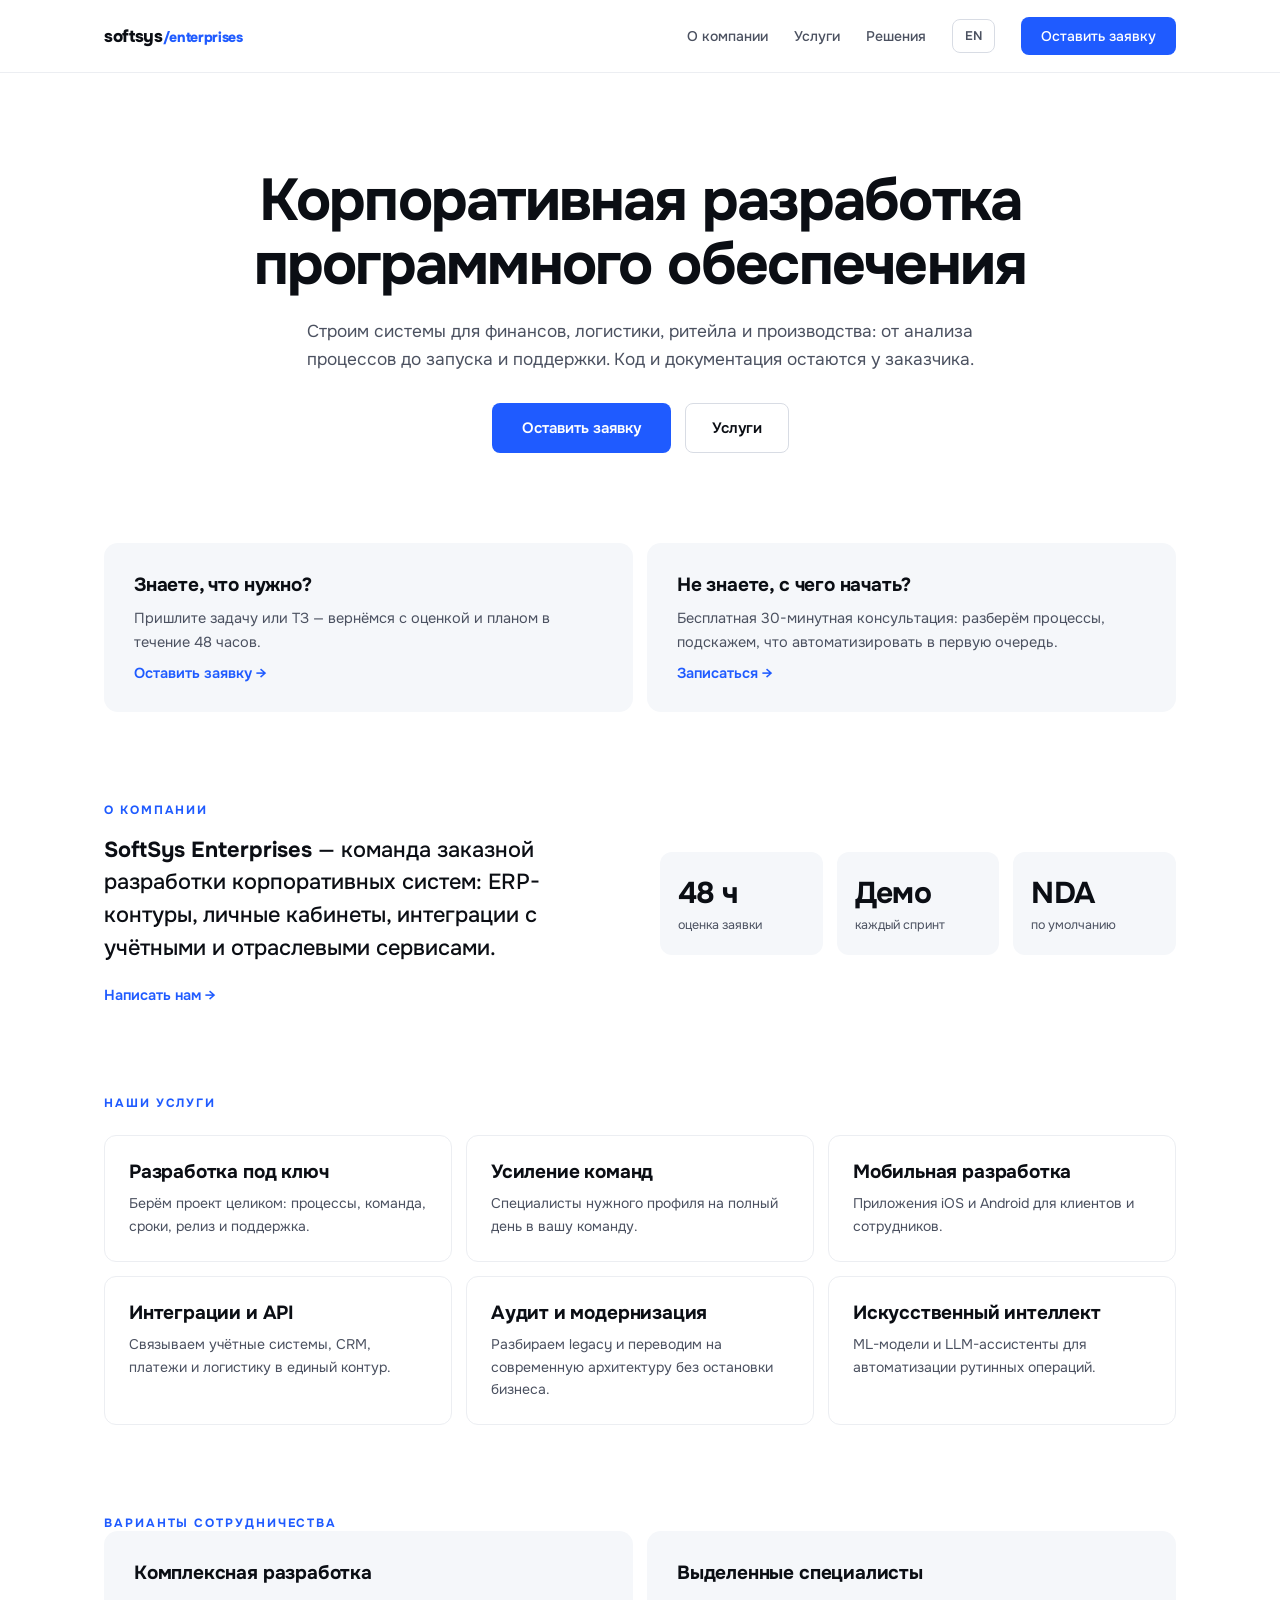
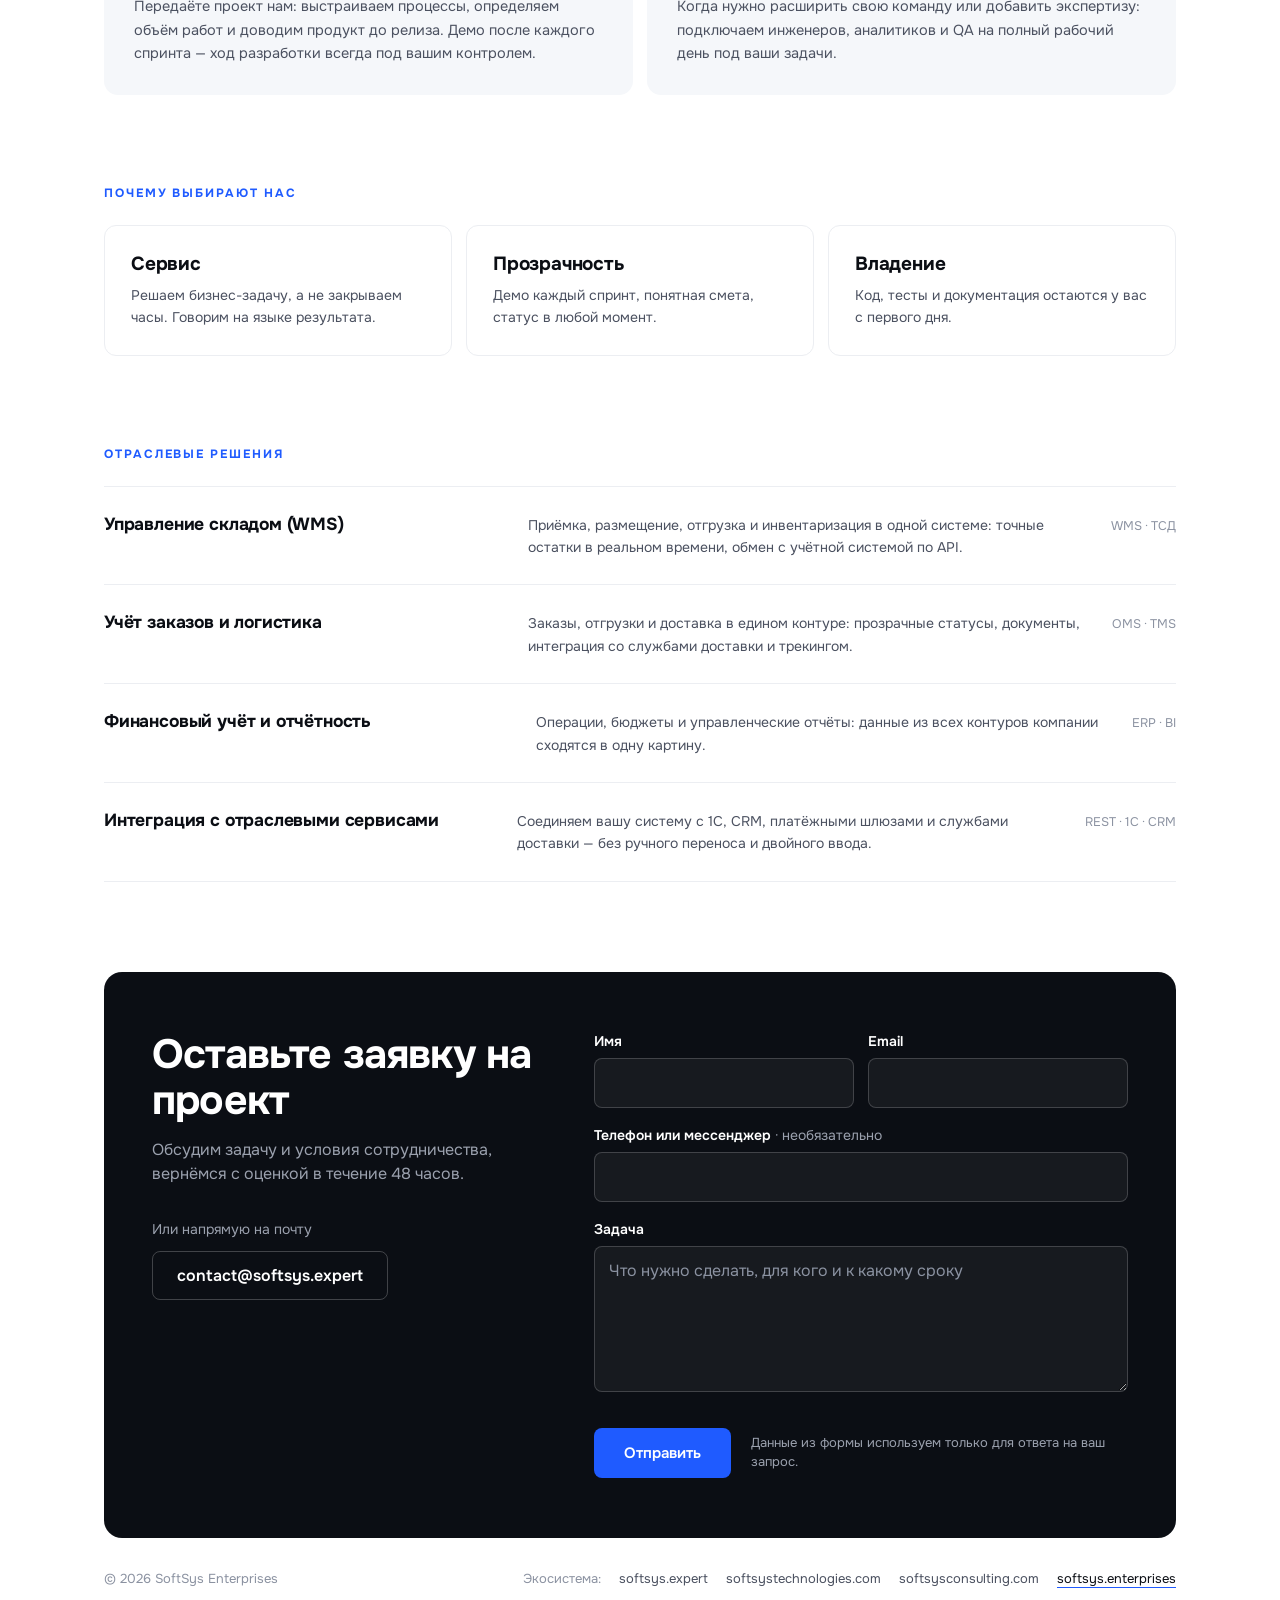
<file: index.html>
<!doctype html>
<html lang="ru">
<head>
<meta charset="UTF-8">
<meta name="viewport" content="width=device-width,initial-scale=1">
<link rel="icon" type="image/svg+xml" href="/favicon.svg">
<!--seo:start-->
<title>Корпоративная разработка ПО — SoftSys Enterprises</title>
<meta name="description" content="Разработка корпоративных систем для финансов, логистики, ритейла и промышленности. Интеграции, мобильные приложения, аудит и модернизация ПО.">
<meta name="robots" content="index,follow,max-image-preview:large">
<link rel="canonical" href="https://softsys.enterprises/">
<link rel="alternate" hreflang="ru" href="https://softsys.enterprises/">
<link rel="alternate" hreflang="en" href="https://softsys.enterprises/en/">
<link rel="alternate" hreflang="x-default" href="https://softsys.enterprises/">
<meta name="theme-color" content="#FFFFFF">
<meta property="og:type" content="website">
<meta property="og:site_name" content="SoftSys Enterprises">
<meta property="og:title" content="Корпоративная разработка ПО — SoftSys Enterprises">
<meta property="og:description" content="Разработка корпоративных систем для финансов, логистики, ритейла и промышленности. Интеграции, мобильные приложения, аудит и модернизация ПО.">
<meta property="og:url" content="https://softsys.enterprises/">
<meta property="og:locale" content="ru_RU">
<meta property="og:image" content="https://softsys.enterprises/og-image.png">
<meta property="og:image:width" content="1200">
<meta property="og:image:height" content="630">
<meta property="og:image:alt" content="SoftSys Enterprises">
<meta name="twitter:card" content="summary_large_image">
<meta name="twitter:title" content="Корпоративная разработка ПО — SoftSys Enterprises">
<meta name="twitter:description" content="Разработка корпоративных систем для финансов, логистики, ритейла и промышленности. Интеграции, мобильные приложения, аудит и модернизация ПО.">
<meta name="twitter:image" content="https://softsys.enterprises/og-image.png">
<script type="application/ld+json">{"@context":"https://schema.org","@graph":[{"@type":"Organization","@id":"https://softsys.enterprises/#organization","name":"SoftSys Enterprises","url":"https://softsys.enterprises/","email":"contact@softsys.expert"},{"@type":"WebSite","@id":"https://softsys.enterprises/#website","name":"SoftSys Enterprises","url":"https://softsys.enterprises/","inLanguage":["ru","en"],"publisher":{"@id":"https://softsys.enterprises/#organization"}},{"@type":"WebPage","@id":"https://softsys.enterprises/","url":"https://softsys.enterprises/","name":"Корпоративная разработка ПО — SoftSys Enterprises","description":"Разработка корпоративных систем для финансов, логистики, ритейла и промышленности. Интеграции, мобильные приложения, аудит и модернизация ПО.","inLanguage":"ru","isPartOf":{"@id":"https://softsys.enterprises/#website"},"about":{"@id":"https://softsys.enterprises/#organization"}}]}</script><!--seo:end-->
  <script type="module" crossorigin src="/assets/index-BIcNaYL5.js"></script>
  <link rel="stylesheet" crossorigin href="/assets/index-CkCA2ZsD.css">
</head>
<body>
<div id="app"><!--[--><header class="site-header"><nav class="nav shell" aria-label="Основная навигация"><a class="brand" href="#top">softsys<span>/enterprises</span></a><button class="menu" type="button" aria-expanded="false" aria-controls="nav-links"><span class="sr-only">Меню</span><i></i><i></i></button><div id="nav-links" class="nav-links"><a href="#about">О компании</a><a href="#services">Услуги</a><a href="#work">Решения</a><a class="language" href="en/" hreflang="en">EN</a><a class="nav-cta" href="#contact">Оставить заявку</a></div></nav></header><main id="top"><section class="hero shell"><h1>Корпоративная разработка программного обеспечения</h1><p>Строим системы для финансов, логистики, ритейла и производства: от анализа процессов до запуска и поддержки. Код и документация остаются у заказчика.</p><div class="actions"><a class="button primary" href="#contact">Оставить заявку</a><a class="button secondary" href="#services">Услуги</a></div></section><section id="start" class="shell section"><div class="start-grid"><article><h2>Знаете, что нужно?</h2><p>Пришлите задачу или ТЗ — вернёмся с оценкой и планом в течение 48 часов.</p><a href="#contact">Оставить заявку →</a></article><article><h2>Не знаете, с чего начать?</h2><p>Бесплатная 30-минутная консультация: разберём процессы, подскажем, что автоматизировать в первую очередь.</p><a href="#contact">Записаться →</a></article></div></section><section id="about" class="shell section about"><div><p class="eyebrow">О КОМПАНИИ</p><p class="about-text"><b>SoftSys Enterprises</b> — команда заказной разработки корпоративных систем: ERP-контуры, личные кабинеты, интеграции с учётными и отраслевыми сервисами.</p><a href="#contact">Написать нам →</a></div><div class="stats"><article><b>48 ч</b><span>оценка заявки</span></article><article><b>Демо</b><span>каждый спринт</span></article><article><b>NDA</b><span>по умолчанию</span></article></div></section><section id="services" class="shell section"><p class="eyebrow">НАШИ УСЛУГИ</p><div class="card-grid"><!--[--><article><h2>Разработка под ключ</h2><p>Берём проект целиком: процессы, команда, сроки, релиз и поддержка.</p></article><article><h2>Усиление команд</h2><p>Специалисты нужного профиля на полный день в вашу команду.</p></article><article><h2>Мобильная разработка</h2><p>Приложения iOS и Android для клиентов и сотрудников.</p></article><article><h2>Интеграции и API</h2><p>Связываем учётные системы, CRM, платежи и логистику в единый контур.</p></article><article><h2>Аудит и модернизация</h2><p>Разбираем legacy и переводим на современную архитектуру без остановки бизнеса.</p></article><article><h2>Искусственный интеллект</h2><p>ML-модели и LLM-ассистенты для автоматизации рутинных операций.</p></article><!--]--></div></section><section class="shell section"><p class="eyebrow">ВАРИАНТЫ СОТРУДНИЧЕСТВА</p><div class="start-grid"><!--[--><article><h2>Комплексная разработка</h2><p>Передаёте проект нам: выстраиваем процессы, определяем объём работ и доводим продукт до релиза. Демо после каждого спринта — ход разработки всегда под вашим контролем.</p></article><article><h2>Выделенные специалисты</h2><p>Когда нужно расширить свою команду или добавить экспертизу: подключаем инженеров, аналитиков и QA на полный рабочий день под ваши задачи.</p></article><!--]--></div></section><section class="shell section"><p class="eyebrow">ПОЧЕМУ ВЫБИРАЮТ НАС</p><div class="value-grid"><!--[--><article><h2>Сервис</h2><p>Решаем бизнес-задачу, а не закрываем часы. Говорим на языке результата.</p></article><article><h2>Прозрачность</h2><p>Демо каждый спринт, понятная смета, статус в любой момент.</p></article><article><h2>Владение</h2><p>Код, тесты и документация остаются у вас с первого дня.</p></article><!--]--></div></section><section id="work" class="shell section"><p class="eyebrow">ОТРАСЛЕВЫЕ РЕШЕНИЯ</p><div class="work"><!--[--><article><h2>Управление складом (WMS)</h2><p>Приёмка, размещение, отгрузка и инвентаризация в одной системе: точные остатки в реальном времени, обмен с учётной системой по API.</p><small>WMS · ТСД</small></article><article><h2>Учёт заказов и логистика</h2><p>Заказы, отгрузки и доставка в едином контуре: прозрачные статусы, документы, интеграция со службами доставки и трекингом.</p><small>OMS · TMS</small></article><article><h2>Финансовый учёт и отчётность</h2><p>Операции, бюджеты и управленческие отчёты: данные из всех контуров компании сходятся в одну картину.</p><small>ERP · BI</small></article><article><h2>Интеграция с отраслевыми сервисами</h2><p>Соединяем вашу систему с 1С, CRM, платёжными шлюзами и службами доставки — без ручного переноса и двойного ввода.</p><small>REST · 1С · CRM</small></article><!--]--></div></section><section id="contact" class="shell contact"><div class="contact-box"><div class="contact-intro"><h2>Оставьте заявку на проект</h2><p>Обсудим задачу и условия сотрудничества, вернёмся с оценкой в течение 48 часов.</p><p class="contact-direct">Или напрямую на почту</p><a class="contact-mail" href="mailto:contact@softsys.expert">contact@softsys.expert</a></div><div class="contact-form-wrap" aria-live="polite"><!----><form class="contact-form" aria-label="Форма заявки" style=""><div class="field"><label for="contact-name">Имя</label><input id="contact-name" value="" name="name" type="text" autocomplete="name" maxlength="100" required></div><div class="field"><label for="contact-email">Email</label><input id="contact-email" value="" name="email" type="email" autocomplete="email" maxlength="200" required></div><div class="field wide"><label for="contact-phone">Телефон или мессенджер <span class="optional">· необязательно</span></label><input id="contact-phone" value="" name="phone" type="text" autocomplete="tel" maxlength="60"></div><div class="field wide"><label for="contact-message">Задача</label><textarea id="contact-message" name="message" rows="5" minlength="2" maxlength="5000" placeholder="Что нужно сделать, для кого и к какому сроку" required></textarea></div><div class="hp" aria-hidden="true"><label for="contact-website">Website</label><input id="contact-website" value="" name="website" type="text" tabindex="-1" autocomplete="off"></div><div class="captcha wide"></div><!----><!----><div class="form-foot wide"><button class="button primary" type="submit">Отправить</button><p class="form-consent">Данные из формы используем только для ответа на ваш запрос.</p></div></form></div></div><footer><span>© 2026 SoftSys Enterprises</span><div><span>Экосистема:</span><a href="https://softsys.expert">softsys.expert</a><a href="https://softsystechnologies.com">softsystechnologies.com</a><a href="https://softsysconsulting.com">softsysconsulting.com</a><span class="current">softsys.enterprises</span></div></footer></section></main><!--]--></div>
<!-- Cloudflare Web Analytics --><script type="module" src="https://static.cloudflareinsights.com/beacon.min.js" data-cf-beacon='{"token": "377d2fe30ece4ac5a251321e228d0066"}'></script><!-- End Cloudflare Web Analytics -->
</body>
</html>
</file>
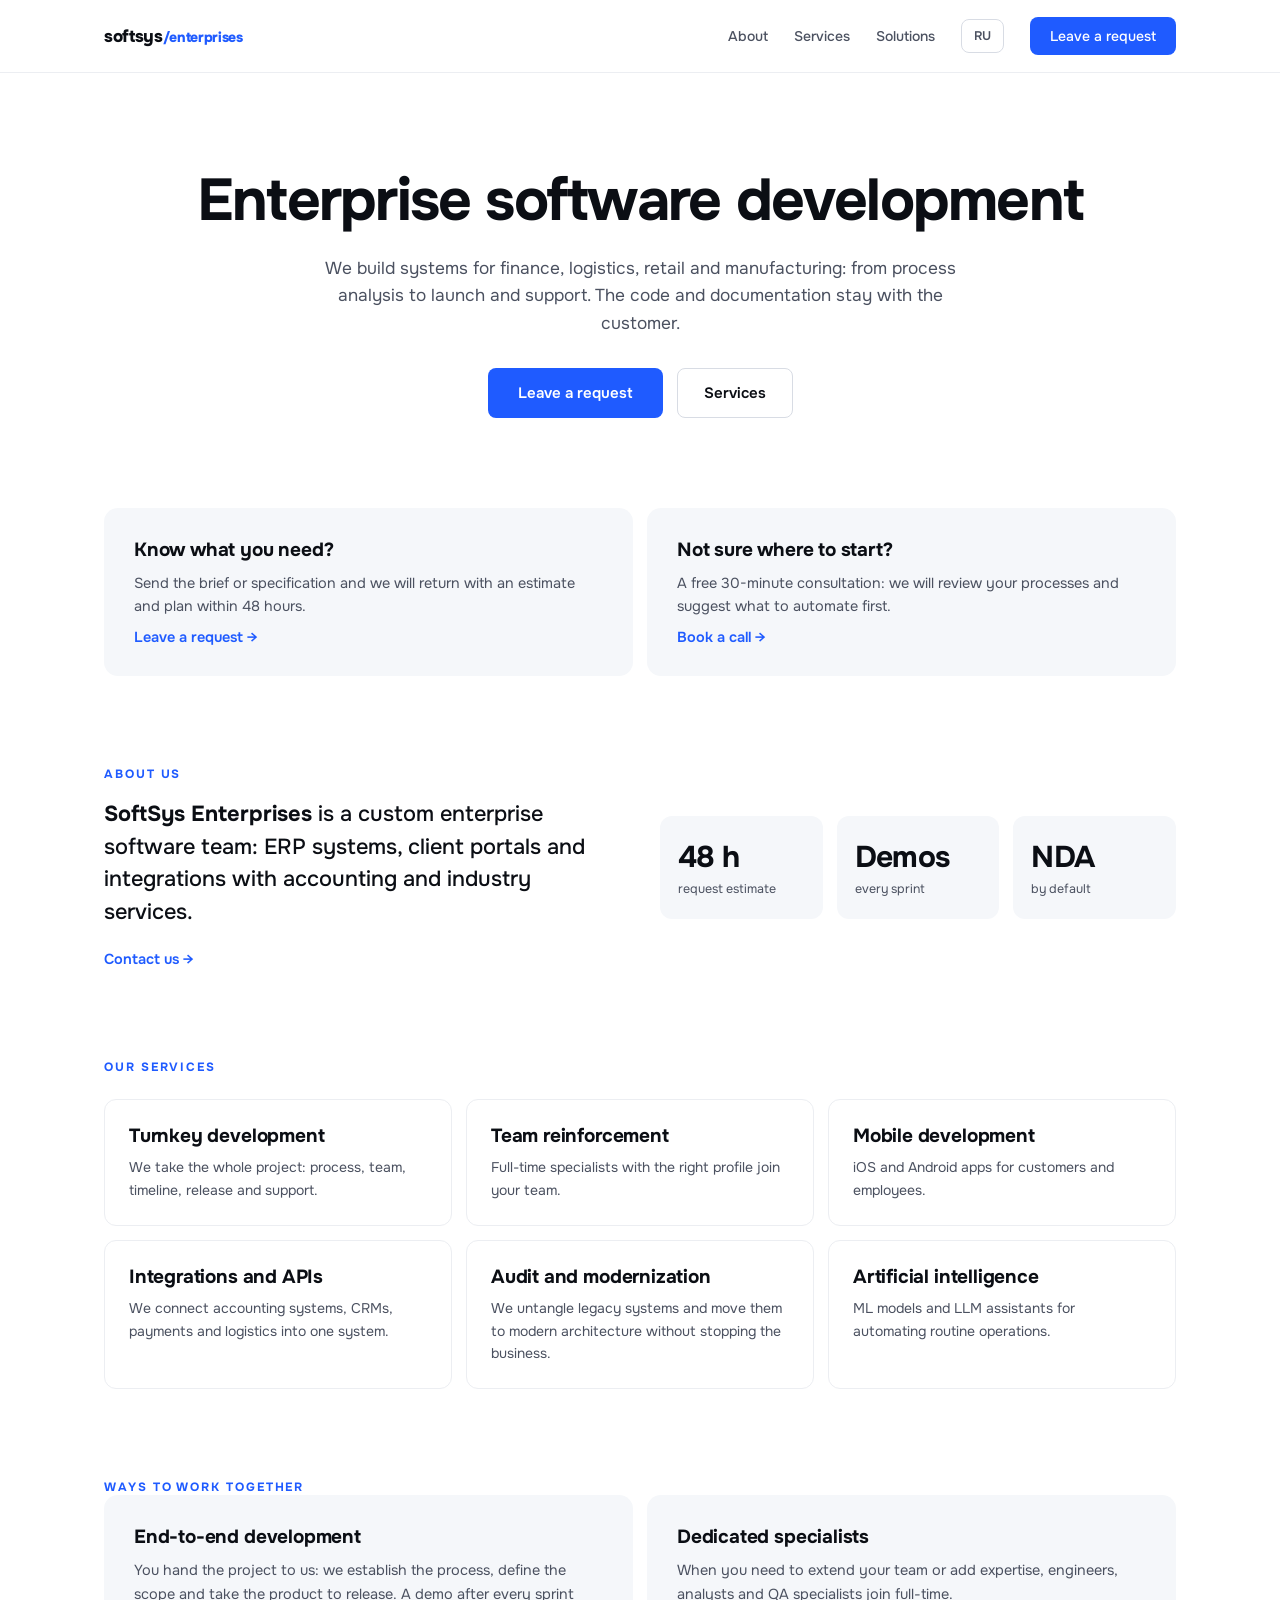
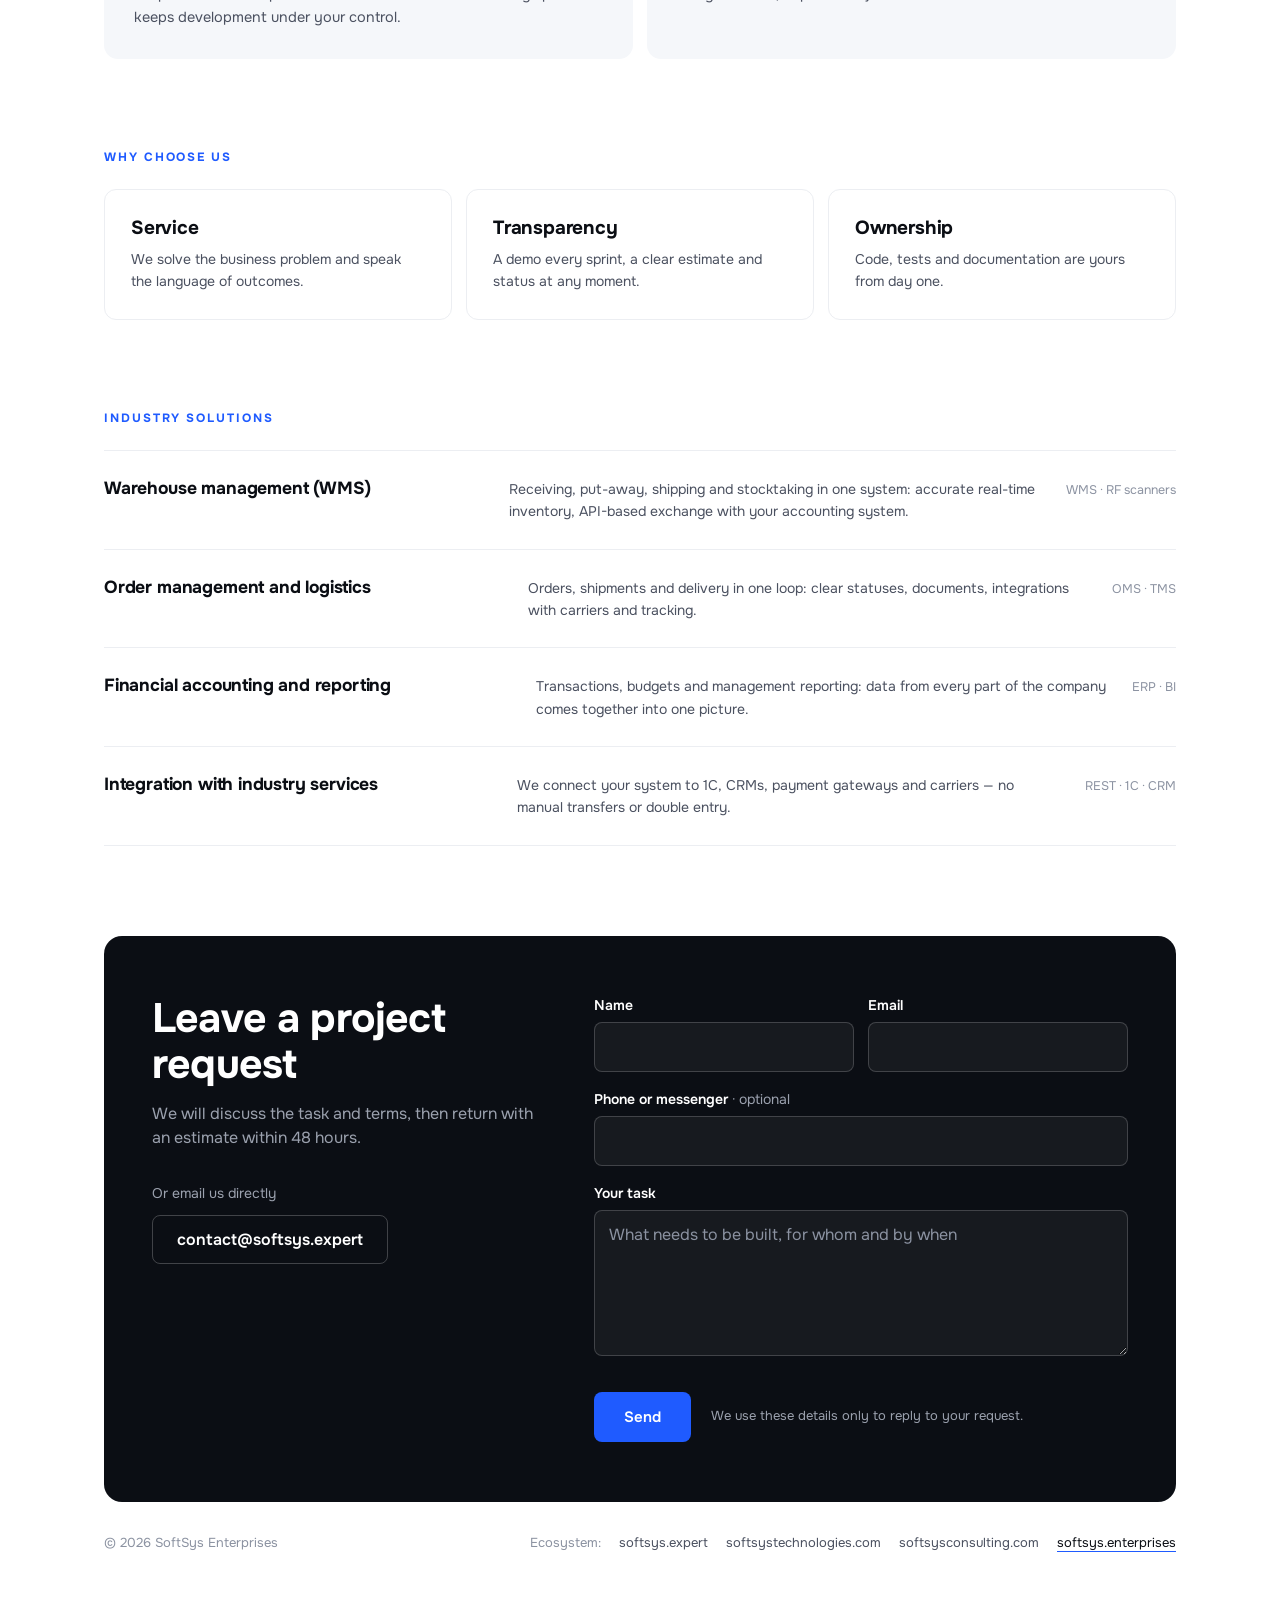
<file: en/index.html>
<!doctype html>
<html lang="en">
<head>
<meta charset="UTF-8">
<meta name="viewport" content="width=device-width,initial-scale=1">
<link rel="icon" type="image/svg+xml" href="/favicon.svg">
<!--seo:start-->
<title>Enterprise software development — SoftSys Enterprises</title>
<meta name="description" content="Enterprise systems for finance, logistics, retail and industry. Custom development, integrations, mobile applications, audits and modernization.">
<meta name="robots" content="index,follow,max-image-preview:large">
<link rel="canonical" href="https://softsys.enterprises/en/">
<link rel="alternate" hreflang="ru" href="https://softsys.enterprises/">
<link rel="alternate" hreflang="en" href="https://softsys.enterprises/en/">
<link rel="alternate" hreflang="x-default" href="https://softsys.enterprises/">
<meta name="theme-color" content="#FFFFFF">
<meta property="og:type" content="website">
<meta property="og:site_name" content="SoftSys Enterprises">
<meta property="og:title" content="Enterprise software development — SoftSys Enterprises">
<meta property="og:description" content="Enterprise systems for finance, logistics, retail and industry. Custom development, integrations, mobile applications, audits and modernization.">
<meta property="og:url" content="https://softsys.enterprises/en/">
<meta property="og:locale" content="en_US">
<meta property="og:image" content="https://softsys.enterprises/og-image.png">
<meta property="og:image:width" content="1200">
<meta property="og:image:height" content="630">
<meta property="og:image:alt" content="SoftSys Enterprises">
<meta name="twitter:card" content="summary_large_image">
<meta name="twitter:title" content="Enterprise software development — SoftSys Enterprises">
<meta name="twitter:description" content="Enterprise systems for finance, logistics, retail and industry. Custom development, integrations, mobile applications, audits and modernization.">
<meta name="twitter:image" content="https://softsys.enterprises/og-image.png">
<script type="application/ld+json">{"@context":"https://schema.org","@graph":[{"@type":"Organization","@id":"https://softsys.enterprises/#organization","name":"SoftSys Enterprises","url":"https://softsys.enterprises/","email":"contact@softsys.expert"},{"@type":"WebSite","@id":"https://softsys.enterprises/#website","name":"SoftSys Enterprises","url":"https://softsys.enterprises/","inLanguage":["ru","en"],"publisher":{"@id":"https://softsys.enterprises/#organization"}},{"@type":"WebPage","@id":"https://softsys.enterprises/en/","url":"https://softsys.enterprises/en/","name":"Enterprise software development — SoftSys Enterprises","description":"Enterprise systems for finance, logistics, retail and industry. Custom development, integrations, mobile applications, audits and modernization.","inLanguage":"en","isPartOf":{"@id":"https://softsys.enterprises/#website"},"about":{"@id":"https://softsys.enterprises/#organization"}}]}</script><!--seo:end-->
  <script type="module" crossorigin src="/assets/index-BIcNaYL5.js"></script>
  <link rel="stylesheet" crossorigin href="/assets/index-CkCA2ZsD.css">
</head>
<body>
<div id="app"><!--[--><header class="site-header"><nav class="nav shell" aria-label="Main navigation"><a class="brand" href="#top">softsys<span>/enterprises</span></a><button class="menu" type="button" aria-expanded="false" aria-controls="nav-links"><span class="sr-only">Menu</span><i></i><i></i></button><div id="nav-links" class="nav-links"><a href="#about">About</a><a href="#services">Services</a><a href="#work">Solutions</a><a class="language" href="../" hreflang="ru">RU</a><a class="nav-cta" href="#contact">Leave a request</a></div></nav></header><main id="top"><section class="hero shell"><h1>Enterprise software development</h1><p>We build systems for finance, logistics, retail and manufacturing: from process analysis to launch and support. The code and documentation stay with the customer.</p><div class="actions"><a class="button primary" href="#contact">Leave a request</a><a class="button secondary" href="#services">Services</a></div></section><section id="start" class="shell section"><div class="start-grid"><article><h2>Know what you need?</h2><p>Send the brief or specification and we will return with an estimate and plan within 48 hours.</p><a href="#contact">Leave a request →</a></article><article><h2>Not sure where to start?</h2><p>A free 30-minute consultation: we will review your processes and suggest what to automate first.</p><a href="#contact">Book a call →</a></article></div></section><section id="about" class="shell section about"><div><p class="eyebrow">ABOUT US</p><p class="about-text"><b>SoftSys Enterprises</b> is a custom enterprise software team: ERP systems, client portals and integrations with accounting and industry services.</p><a href="#contact">Contact us →</a></div><div class="stats"><article><b>48 h</b><span>request estimate</span></article><article><b>Demos</b><span>every sprint</span></article><article><b>NDA</b><span>by default</span></article></div></section><section id="services" class="shell section"><p class="eyebrow">OUR SERVICES</p><div class="card-grid"><!--[--><article><h2>Turnkey development</h2><p>We take the whole project: process, team, timeline, release and support.</p></article><article><h2>Team reinforcement</h2><p>Full-time specialists with the right profile join your team.</p></article><article><h2>Mobile development</h2><p>iOS and Android apps for customers and employees.</p></article><article><h2>Integrations and APIs</h2><p>We connect accounting systems, CRMs, payments and logistics into one system.</p></article><article><h2>Audit and modernization</h2><p>We untangle legacy systems and move them to modern architecture without stopping the business.</p></article><article><h2>Artificial intelligence</h2><p>ML models and LLM assistants for automating routine operations.</p></article><!--]--></div></section><section class="shell section"><p class="eyebrow">WAYS TO WORK TOGETHER</p><div class="start-grid"><!--[--><article><h2>End-to-end development</h2><p>You hand the project to us: we establish the process, define the scope and take the product to release. A demo after every sprint keeps development under your control.</p></article><article><h2>Dedicated specialists</h2><p>When you need to extend your team or add expertise, engineers, analysts and QA specialists join full-time.</p></article><!--]--></div></section><section class="shell section"><p class="eyebrow">WHY CHOOSE US</p><div class="value-grid"><!--[--><article><h2>Service</h2><p>We solve the business problem and speak the language of outcomes.</p></article><article><h2>Transparency</h2><p>A demo every sprint, a clear estimate and status at any moment.</p></article><article><h2>Ownership</h2><p>Code, tests and documentation are yours from day one.</p></article><!--]--></div></section><section id="work" class="shell section"><p class="eyebrow">INDUSTRY SOLUTIONS</p><div class="work"><!--[--><article><h2>Warehouse management (WMS)</h2><p>Receiving, put-away, shipping and stocktaking in one system: accurate real-time inventory, API-based exchange with your accounting system.</p><small>WMS · RF scanners</small></article><article><h2>Order management and logistics</h2><p>Orders, shipments and delivery in one loop: clear statuses, documents, integrations with carriers and tracking.</p><small>OMS · TMS</small></article><article><h2>Financial accounting and reporting</h2><p>Transactions, budgets and management reporting: data from every part of the company comes together into one picture.</p><small>ERP · BI</small></article><article><h2>Integration with industry services</h2><p>We connect your system to 1C, CRMs, payment gateways and carriers — no manual transfers or double entry.</p><small>REST · 1C · CRM</small></article><!--]--></div></section><section id="contact" class="shell contact"><div class="contact-box"><div class="contact-intro"><h2>Leave a project request</h2><p>We will discuss the task and terms, then return with an estimate within 48 hours.</p><p class="contact-direct">Or email us directly</p><a class="contact-mail" href="mailto:contact@softsys.expert">contact@softsys.expert</a></div><div class="contact-form-wrap" aria-live="polite"><!----><form class="contact-form" aria-label="Request form" style=""><div class="field"><label for="contact-name">Name</label><input id="contact-name" value="" name="name" type="text" autocomplete="name" maxlength="100" required></div><div class="field"><label for="contact-email">Email</label><input id="contact-email" value="" name="email" type="email" autocomplete="email" maxlength="200" required></div><div class="field wide"><label for="contact-phone">Phone or messenger <span class="optional">· optional</span></label><input id="contact-phone" value="" name="phone" type="text" autocomplete="tel" maxlength="60"></div><div class="field wide"><label for="contact-message">Your task</label><textarea id="contact-message" name="message" rows="5" minlength="2" maxlength="5000" placeholder="What needs to be built, for whom and by when" required></textarea></div><div class="hp" aria-hidden="true"><label for="contact-website">Website</label><input id="contact-website" value="" name="website" type="text" tabindex="-1" autocomplete="off"></div><div class="captcha wide"></div><!----><!----><div class="form-foot wide"><button class="button primary" type="submit">Send</button><p class="form-consent">We use these details only to reply to your request.</p></div></form></div></div><footer><span>© 2026 SoftSys Enterprises</span><div><span>Ecosystem:</span><a href="https://softsys.expert">softsys.expert</a><a href="https://softsystechnologies.com">softsystechnologies.com</a><a href="https://softsysconsulting.com">softsysconsulting.com</a><span class="current">softsys.enterprises</span></div></footer></section></main><!--]--></div>
<!-- Cloudflare Web Analytics --><script type="module" src="https://static.cloudflareinsights.com/beacon.min.js" data-cf-beacon='{"token": "377d2fe30ece4ac5a251321e228d0066"}'></script><!-- End Cloudflare Web Analytics -->
</body>
</html>
</file>
<file: assets/index-CkCA2ZsD.css>
@font-face{font-family:Onest Variable;font-style:normal;font-display:swap;font-weight:100 900;src:url(/assets/onest-cyrillic-ext-wght-normal-DOFToQv1.woff2)format("woff2-variations");unicode-range:U+460-52F,U+1C80-1C8A,U+20B4,U+2DE0-2DFF,U+A640-A69F,U+FE2E-FE2F}@font-face{font-family:Onest Variable;font-style:normal;font-display:swap;font-weight:100 900;src:url(/assets/onest-cyrillic-wght-normal-DayYxulF.woff2)format("woff2-variations");unicode-range:U+301,U+400-45F,U+490-491,U+4B0-4B1,U+2116}@font-face{font-family:Onest Variable;font-style:normal;font-display:swap;font-weight:100 900;src:url(/assets/onest-math-wght-normal-Bl4ZGkZl.woff2)format("woff2-variations");unicode-range:U+302-303,U+305,U+307-308,U+310,U+312,U+315,U+31A,U+326-327,U+32C,U+32F-330,U+332-333,U+338,U+33A,U+346,U+34D,U+391-3A1,U+3A3-3A9,U+3B1-3C9,U+3D1,U+3D5-3D6,U+3F0-3F1,U+3F4-3F5,U+2016-2017,U+2034-2038,U+203C,U+2040,U+2043,U+2047,U+2050,U+2057,U+205F,U+2070-2071,U+2074-208E,U+2090-209C,U+20D0-20DC,U+20E1,U+20E5-20EF,U+2100-2112,U+2114-2115,U+2117-2121,U+2123-214F,U+2190,U+2192,U+2194-21AE,U+21B0-21E5,U+21F1-21F2,U+21F4-2211,U+2213-2214,U+2216-22FF,U+2308-230B,U+2310,U+2319,U+231C-2321,U+2336-237A,U+237C,U+2395,U+239B-23B7,U+23D0,U+23DC-23E1,U+2474-2475,U+25AF,U+25B3,U+25B7,U+25BD,U+25C1,U+25CA,U+25CC,U+25FB,U+266D-266F,U+27C0-27FF,U+2900-2AFF,U+2B0E-2B11,U+2B30-2B4C,U+2BFE,U+3030,U+FF5B,U+FF5D,U+1D400-1D7FF,U+1EE??}@font-face{font-family:Onest Variable;font-style:normal;font-display:swap;font-weight:100 900;src:url(/assets/onest-symbols-wght-normal-DxQzqQfC.woff2)format("woff2-variations");unicode-range:U+1-C,U+E-1F,U+7F-9F,U+20DD-20E0,U+20E2-20E4,U+2150-218F,U+2190,U+2192,U+2194-2199,U+21AF,U+21E6-21F0,U+21F3,U+2218-2219,U+2299,U+22C4-22C6,U+2300-243F,U+2440-244A,U+2460-24FF,U+25A0-27BF,U+28??,U+2921-2922,U+2981,U+29BF,U+29EB,U+2B??,U+4DC0-4DFF,U+FFF9-FFFB,U+10140-1018E,U+10190-1019C,U+101A0,U+101D0-101FD,U+102E0-102FB,U+10E60-10E7E,U+1D2C0-1D2D3,U+1D2E0-1D37F,U+1F0??,U+1F100-1F1AD,U+1F1E6-1F1FF,U+1F30D-1F30F,U+1F315,U+1F31C,U+1F31E,U+1F320-1F32C,U+1F336,U+1F378,U+1F37D,U+1F382,U+1F393-1F39F,U+1F3A7-1F3A8,U+1F3AC-1F3AF,U+1F3C2,U+1F3C4-1F3C6,U+1F3CA-1F3CE,U+1F3D4-1F3E0,U+1F3ED,U+1F3F1-1F3F3,U+1F3F5-1F3F7,U+1F408,U+1F415,U+1F41F,U+1F426,U+1F43F,U+1F441-1F442,U+1F444,U+1F446-1F449,U+1F44C-1F44E,U+1F453,U+1F46A,U+1F47D,U+1F4A3,U+1F4B0,U+1F4B3,U+1F4B9,U+1F4BB,U+1F4BF,U+1F4C8-1F4CB,U+1F4D6,U+1F4DA,U+1F4DF,U+1F4E3-1F4E6,U+1F4EA-1F4ED,U+1F4F7,U+1F4F9-1F4FB,U+1F4FD-1F4FE,U+1F503,U+1F507-1F50B,U+1F50D,U+1F512-1F513,U+1F53E-1F54A,U+1F54F-1F5FA,U+1F610,U+1F650-1F67F,U+1F687,U+1F68D,U+1F691,U+1F694,U+1F698,U+1F6AD,U+1F6B2,U+1F6B9-1F6BA,U+1F6BC,U+1F6C6-1F6CF,U+1F6D3-1F6D7,U+1F6E0-1F6EA,U+1F6F0-1F6F3,U+1F6F7-1F6FC,U+1F7??,U+1F800-1F80B,U+1F810-1F847,U+1F850-1F859,U+1F860-1F887,U+1F890-1F8AD,U+1F8B0-1F8BB,U+1F8C0-1F8C1,U+1F900-1F90B,U+1F93B,U+1F946,U+1F984,U+1F996,U+1F9E9,U+1FA00-1FA6F,U+1FA70-1FA7C,U+1FA80-1FA89,U+1FA8F-1FAC6,U+1FACE-1FADC,U+1FADF-1FAE9,U+1FAF0-1FAF8,U+1FB??}@font-face{font-family:Onest Variable;font-style:normal;font-display:swap;font-weight:100 900;src:url(/assets/onest-vietnamese-wght-normal-BBxOatbv.woff2)format("woff2-variations");unicode-range:U+102-103,U+110-111,U+128-129,U+168-169,U+1A0-1A1,U+1AF-1B0,U+300-301,U+303-304,U+308-309,U+323,U+329,U+1EA0-1EF9,U+20AB}@font-face{font-family:Onest Variable;font-style:normal;font-display:swap;font-weight:100 900;src:url(/assets/onest-latin-ext-wght-normal-QAhDxQuo.woff2)format("woff2-variations");unicode-range:U+100-2BA,U+2BD-2C5,U+2C7-2CC,U+2CE-2D7,U+2DD-2FF,U+304,U+308,U+329,U+1D00-1DBF,U+1E00-1E9F,U+1EF2-1EFF,U+2020,U+20A0-20AB,U+20AD-20C0,U+2113,U+2C60-2C7F,U+A720-A7FF}@font-face{font-family:Onest Variable;font-style:normal;font-display:swap;font-weight:100 900;src:url(/assets/onest-latin-wght-normal-Dun_Rd-l.woff2)format("woff2-variations");unicode-range:U+??,U+131,U+152-153,U+2BB-2BC,U+2C6,U+2DA,U+2DC,U+304,U+308,U+329,U+2000-206F,U+20AC,U+2122,U+2191,U+2193,U+2212,U+2215,U+FEFF,U+FFFD}:root{color:#0b0e14;font-synthesis:none;background:#fff;font-family:Onest Variable,Arial,sans-serif}*{box-sizing:border-box}html{scroll-behavior:smooth}body{min-width:320px;margin:0}a{color:inherit;text-decoration:none}a:hover{color:#1f5bff}a:focus-visible{outline-offset:4px;outline:3px solid #1f5bff}button:focus-visible{outline-offset:4px;outline:3px solid #1f5bff}.shell{width:min(1120px,100%);margin:auto;padding-inline-start:24px;padding-inline-end:24px}.site-header{z-index:10;-webkit-backdrop-filter:blur(8px);backdrop-filter:blur(8px);background:#ffffffeb;border-bottom:1px solid #eceef2;position:sticky;top:0}.nav{justify-content:space-between;align-items:center;gap:20px;min-height:72px;display:flex}.brand{letter-spacing:-.02em;font-size:17px;font-weight:800}.brand span{color:#1f5bff;font-size:14px}.nav-links{color:#4b5160;align-items:center;gap:26px;font-size:14px;font-weight:500;display:flex}.language{border:1px solid #d8dce4;border-radius:8px;padding:8px 12px;font-size:12.5px;font-weight:600}.nav-cta,.primary{color:#fff;background:#1f5bff;border-radius:8px;padding:10px 20px}.nav-cta:hover,.primary:hover{color:#fff;background:#1746cc}.menu{display:none}.hero{text-align:center;padding-top:96px}.hero h1{letter-spacing:-.03em;max-width:24ch;margin:auto;font-size:clamp(36px,4.6vw,60px);line-height:1.08}.hero>p{color:#4b5160;max-width:62ch;margin:22px auto 0;font-size:clamp(15px,1.35vw,17.5px);line-height:1.6}.actions{flex-wrap:wrap;justify-content:center;gap:14px;margin-top:30px;display:flex}.button{cursor:pointer;border:0;border-radius:8px;padding:15px 30px;font-family:inherit;font-size:15px;font-weight:600}.secondary{border:1.5px solid #d8dce4;padding:14px 26px}.section{padding-top:90px;scroll-margin-top:72px}.start-grid{grid-template-columns:repeat(2,minmax(0,1fr));gap:14px;display:grid}.start-grid article{background:#f5f7fa;border-radius:14px;flex-direction:column;gap:10px;padding:30px;display:flex}.start-grid h2,.card-grid h2,.value-grid h2,.work h2{letter-spacing:-.01em;margin:0;font-size:19px}.start-grid p,.card-grid p,.value-grid p,.work p{color:#4b5160;margin:0;font-size:14.5px;line-height:1.6}.start-grid a,.about a{color:#1f5bff;margin-top:auto;font-size:14.5px;font-weight:600}.eyebrow{color:#1f5bff;letter-spacing:.16em;margin:0;font-size:12px;font-weight:700}.about{grid-template-columns:1fr 1fr;align-items:center;gap:40px;display:grid}.about-text{margin:16px 0 0;font-size:clamp(17px,1.7vw,22px);font-weight:500;line-height:1.5}.about a{margin-top:22px;display:inline-block}.stats{grid-template-columns:repeat(3,1fr);gap:14px;display:grid}.stats article{background:#f5f7fa;border-radius:12px;padding:22px 18px}.stats b{letter-spacing:-.02em;font-size:30px;display:block}.stats span{color:#4b5160;margin-top:5px;font-size:12.5px;display:block}.card-grid,.value-grid{grid-template-columns:repeat(3,1fr);gap:14px;margin-top:24px;display:grid}.card-grid article,.value-grid article{border:1px solid #eceef2;border-radius:12px;padding:24px}.card-grid article:hover{border-color:#1f5bff}.card-grid p,.value-grid p{margin-top:8px;font-size:14px}.value-grid article{padding:26px}.work{margin-top:24px}.work article{border-top:1px solid #eceef2;grid-template-columns:1fr 1.4fr auto;align-items:baseline;gap:24px;padding:26px 0;display:grid}.work article:last-child{border-bottom:1px solid #eceef2}.work h2{font-size:17.5px}.work p{font-size:14px}.work small{color:#8b92a1;white-space:nowrap;font-size:12.5px}.contact{padding-top:90px;padding-bottom:80px;scroll-margin-top:72px}footer{color:#8b92a1;flex-wrap:wrap;justify-content:space-between;gap:18px;margin-top:32px;font-size:13px;display:flex}footer div{flex-wrap:wrap;gap:18px;display:flex}footer a{color:#4b5160}.current{color:#0b0e14;border-bottom:1px solid #1f5bff}@media (max-width:700px){.shell{padding-inline-start:16px;padding-inline-end:16px}.menu{background:#fff;border:1px solid #d8dce4;border-radius:8px;gap:5px;width:42px;height:42px;padding:11px;display:grid}.menu i{background:#0b0e14;height:1px;display:block}.nav-links{background:#fff;border:1px solid #eceef2;border-radius:12px;flex-direction:column;align-items:stretch;padding:16px;display:none;position:absolute;top:64px;left:16px;right:16px;box-shadow:0 14px 35px #0b0e1418}.nav-links.open{display:flex}.nav-links a{padding:8px}.language,.nav-cta{text-align:center}.hero{padding-top:64px}.section{padding-top:70px}.start-grid,.about,.value-grid,.card-grid{grid-template-columns:1fr}.stats{grid-template-columns:repeat(3,1fr);gap:8px}.stats article{padding:18px 12px}.stats b{font-size:24px}.work article{grid-template-columns:1fr;gap:8px}.work small{white-space:normal}.contact{padding-top:70px;padding-bottom:48px}footer div{gap:10px 14px}}@media (max-width:370px){.stats{grid-template-columns:1fr}.hero h1{font-size:34px}}@media (prefers-reduced-motion:reduce){html{scroll-behavior:auto}*{transition:none!important;animation:none!important}}.sr-only{clip:rect(0,0,0,0);white-space:nowrap;border:0;width:1px;height:1px;margin:-1px;padding:0;position:absolute;overflow:hidden}@media (max-width:700px){body{overflow-x:hidden}.menu{z-index:3;flex:none;width:44px;height:44px;position:relative}.menu i{width:18px;height:2px;margin-top:-1px;margin-left:-9px;transition:transform .22s;position:absolute;top:50%;left:50%}.menu i:first-of-type{transform:translateY(-4px)}.menu i:last-of-type{transform:translateY(4px)}.menu[aria-expanded=true] i:first-of-type{transform:rotate(45deg)}.menu[aria-expanded=true] i:last-of-type{transform:rotate(-45deg)}.nav-links{visibility:hidden;opacity:0;pointer-events:none;transition:visibility 0s linear .22s,opacity .22s,transform .22s;display:flex;transform:translateY(-8px)scale(.98)}.nav-links.open{visibility:visible;opacity:1;pointer-events:auto;transition-delay:0s;transform:none}.nav-links a{opacity:0;min-height:44px;transition:opacity .18s,transform .18s;transform:translateY(-5px)}.nav-links.open a{opacity:1;transform:none}.nav-links.open a:first-child{transition-delay:40ms}.nav-links.open a:nth-child(2){transition-delay:70ms}.nav-links.open a:nth-child(3){transition-delay:.1s}.nav-links.open a:nth-child(4){transition-delay:.13s}.nav-links.open a:nth-child(5){transition-delay:.16s}}.contact-box{color:#fff;background:#0b0e14;border-radius:18px;grid-template-columns:minmax(0,.85fr) minmax(0,1.15fr);align-items:start;gap:48px;padding:60px 48px;display:grid}.contact-box h2{letter-spacing:-.02em;margin:0;font-size:clamp(26px,3.2vw,42px);line-height:1.12}.contact-intro>p{color:#9ba1ae;max-width:44ch;margin:14px 0 0;line-height:1.55}.contact-intro>.contact-direct{margin-top:32px;font-size:14px}.contact-mail,.form-again{color:#fff;overflow-wrap:anywhere;background:0 0;border:1.5px solid #ffffff38;border-radius:8px;padding:13px 24px;font-weight:600;display:inline-block}.contact-mail{margin-top:10px}.contact-mail:hover,.form-again:hover{color:#fff;border-color:#1f5bff}.contact-box a:focus-visible{outline-color:#7fa0ff}.contact-box button:focus-visible{outline-color:#7fa0ff}.contact-form{grid-template-columns:repeat(2,minmax(0,1fr));gap:18px 14px;display:grid}.contact-form .wide{grid-column:1/-1}.field label{margin-bottom:8px;font-size:14px;font-weight:600;display:block}.field .optional{color:#9ba1ae;font-weight:400}.field input,.field textarea{color:#fff;background:#ffffff0d;border:1px solid #ffffff2e;border-radius:8px;width:100%;margin:0;padding:12px 14px;font-family:inherit;font-size:16px;line-height:1.5;transition:border-color .15s,background-color .15s;display:block}.field textarea{resize:vertical;min-height:132px}.field input::placeholder,.field textarea::placeholder{color:#8b92a1;opacity:1}.field input:hover,.field textarea:hover{border-color:#ffffff5c}.field input:focus-visible{outline-offset:1px;background:#ffffff14;border-color:#7fa0ff;outline:2px solid #7fa0ff}.field textarea:focus-visible{outline-offset:1px;background:#ffffff14;border-color:#7fa0ff;outline:2px solid #7fa0ff}.hp{width:1px;height:1px;position:absolute;left:-10000px;overflow:hidden}.form-foot{flex-wrap:wrap;align-items:center;gap:12px 20px;display:flex}.contact-form .button:disabled{opacity:.7;cursor:progress}.contact-form .primary:disabled:hover{background:#1f5bff}.form-consent{color:#9ba1ae;flex:220px;margin:0;font-size:13px;line-height:1.45}.form-error{border:1px solid #ff8a80;border-radius:8px;margin:0;padding:12px 14px;font-size:15px;line-height:1.5}.form-error a{color:#fff;overflow-wrap:anywhere;text-decoration:underline}.form-done{border:1px solid #ffffff2e;border-radius:12px;padding:32px}.form-done p{color:#9ba1ae;margin:0 0 20px;line-height:1.55}.form-done .form-done-title{color:#fff;margin-bottom:8px;font-size:22px;font-weight:600}@media (max-width:900px){.contact-box{grid-template-columns:minmax(0,1fr);gap:36px}}@media (max-width:700px){.contact-box{padding:44px 20px}.contact-form{grid-template-columns:minmax(0,1fr)}.form-done{padding:24px 20px}}
</file>
